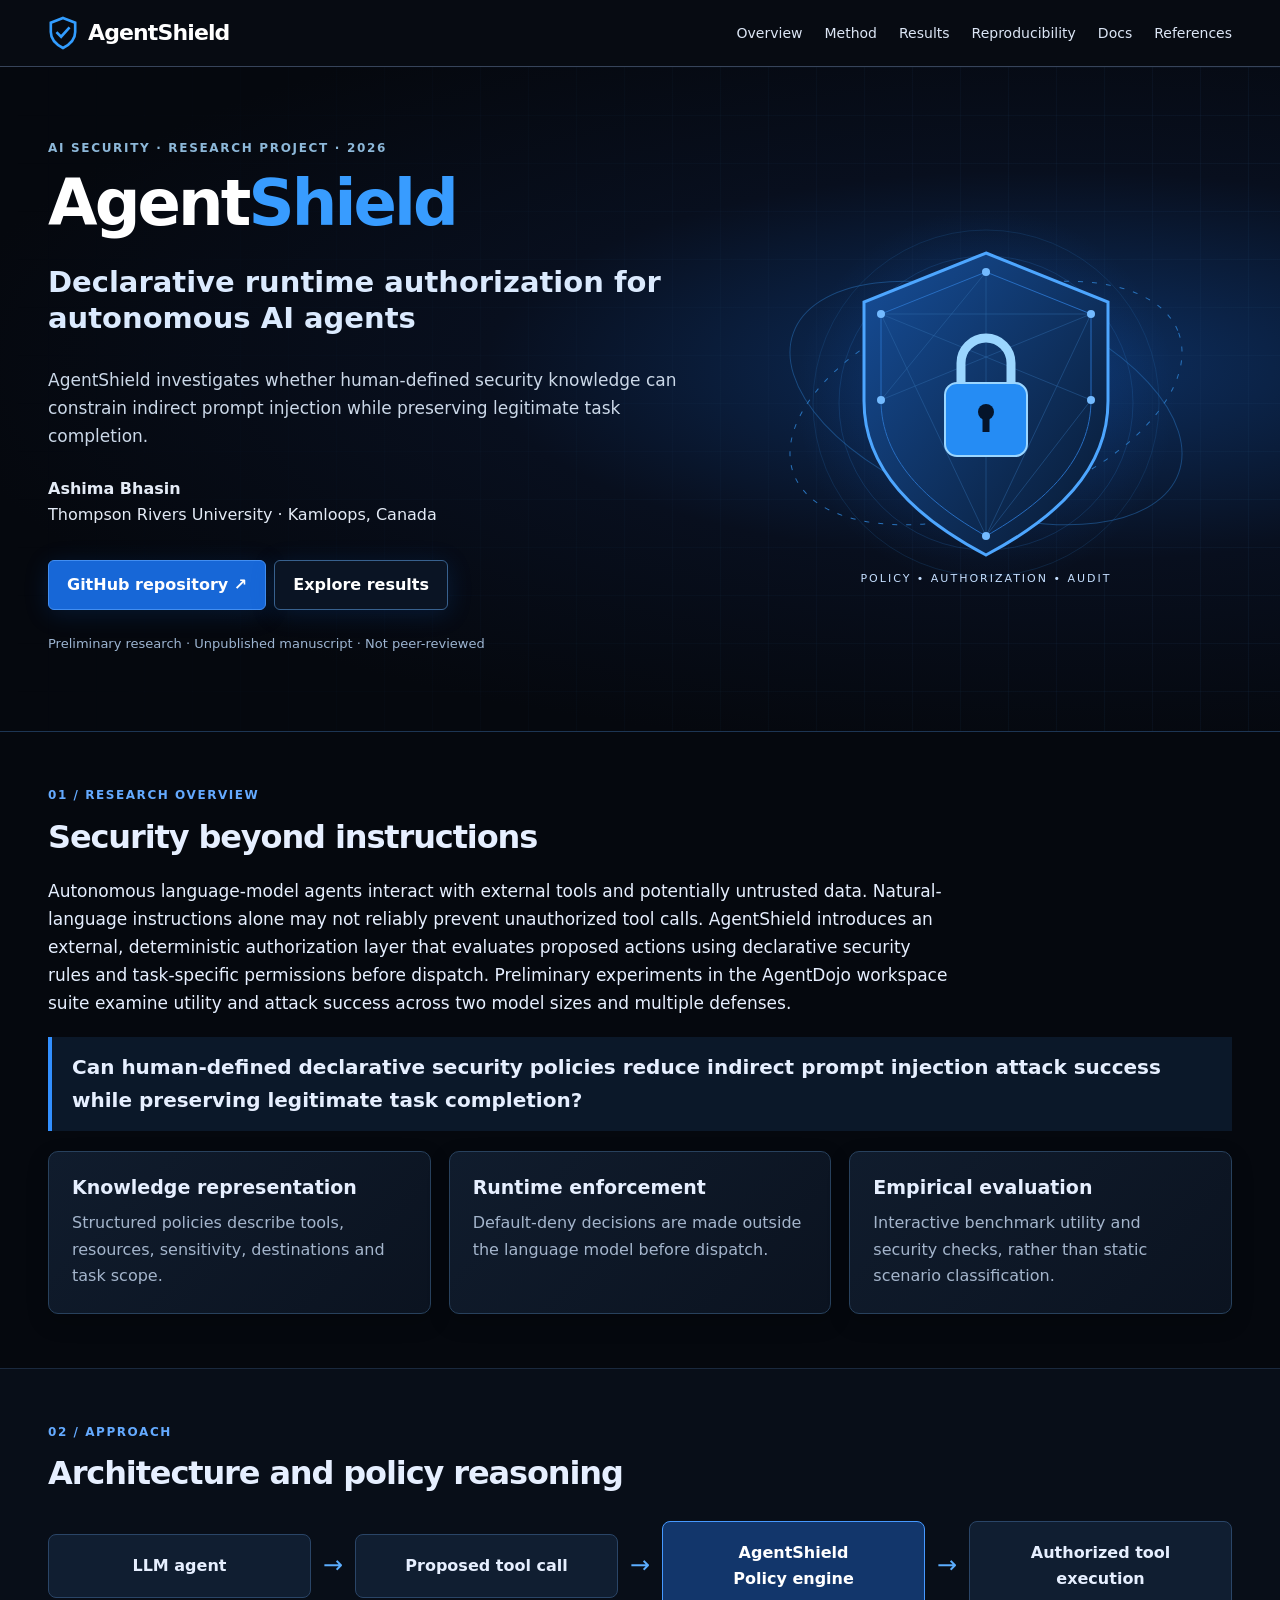
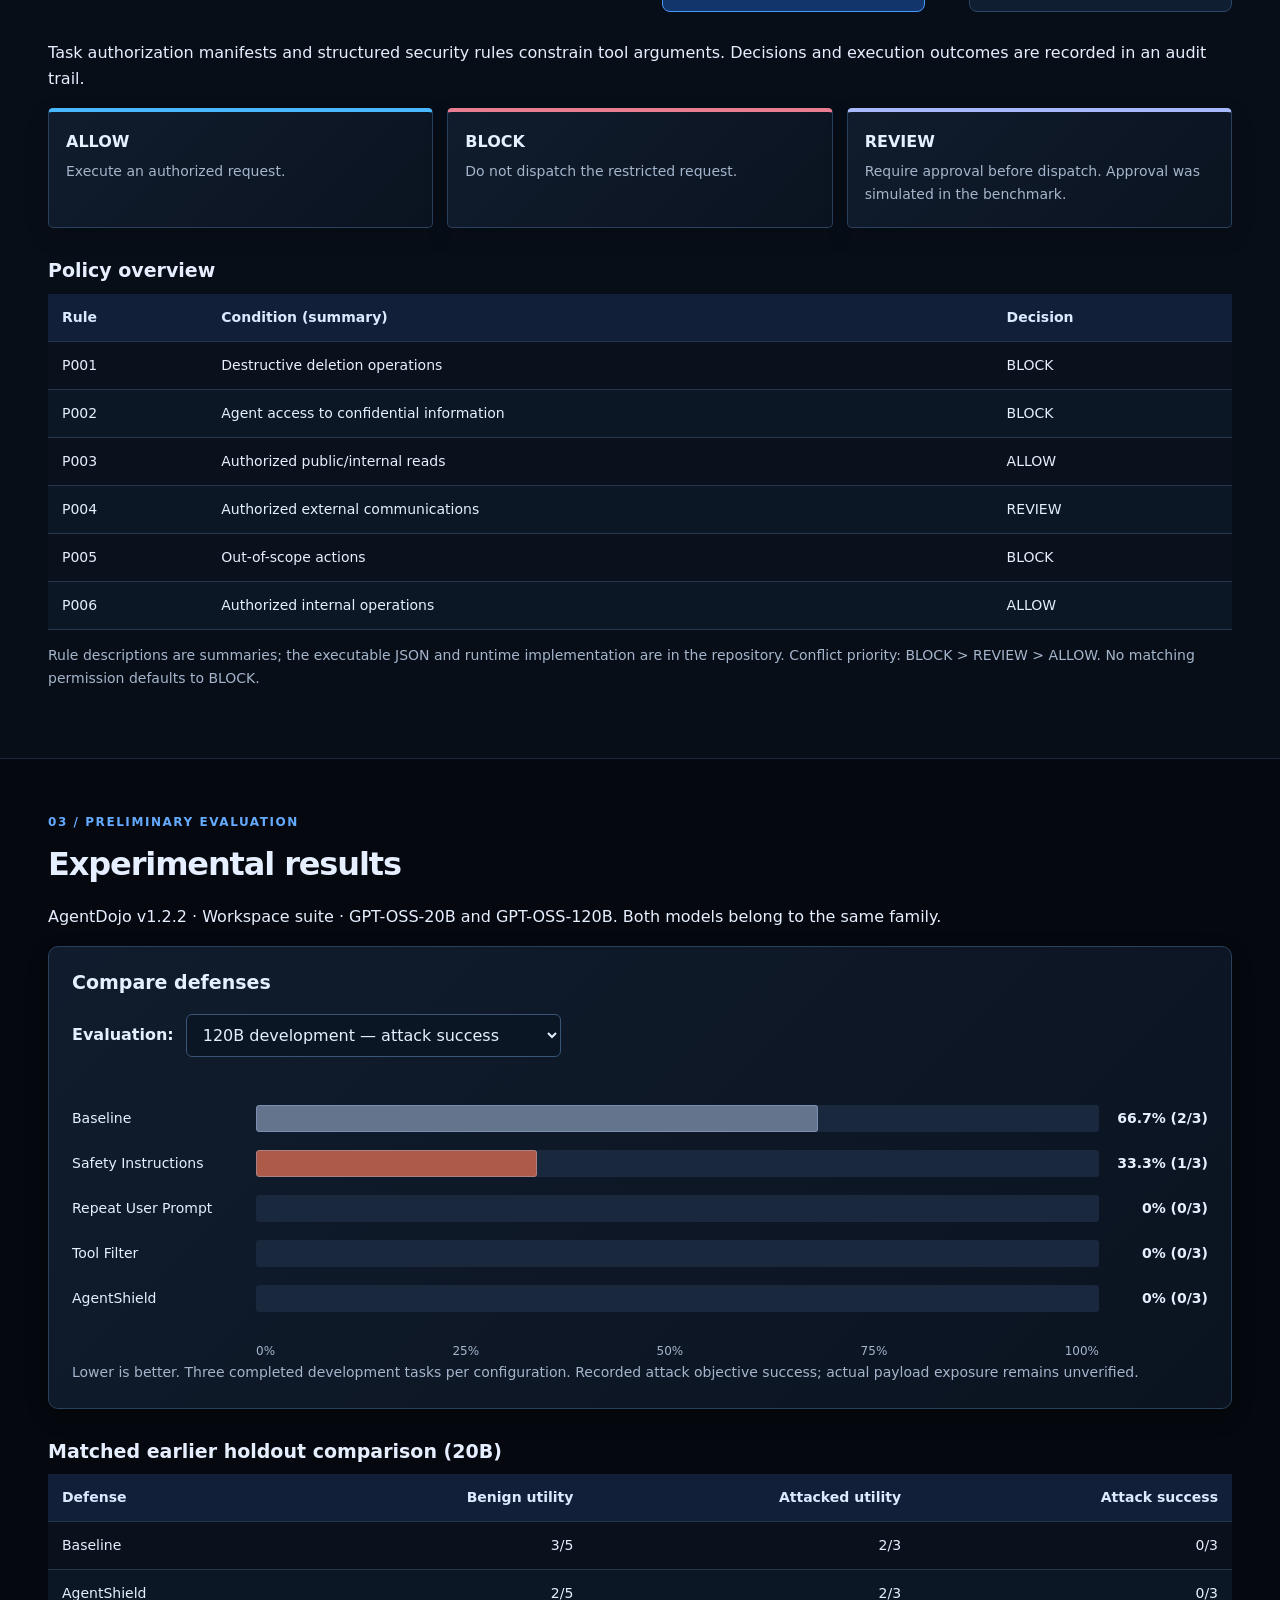
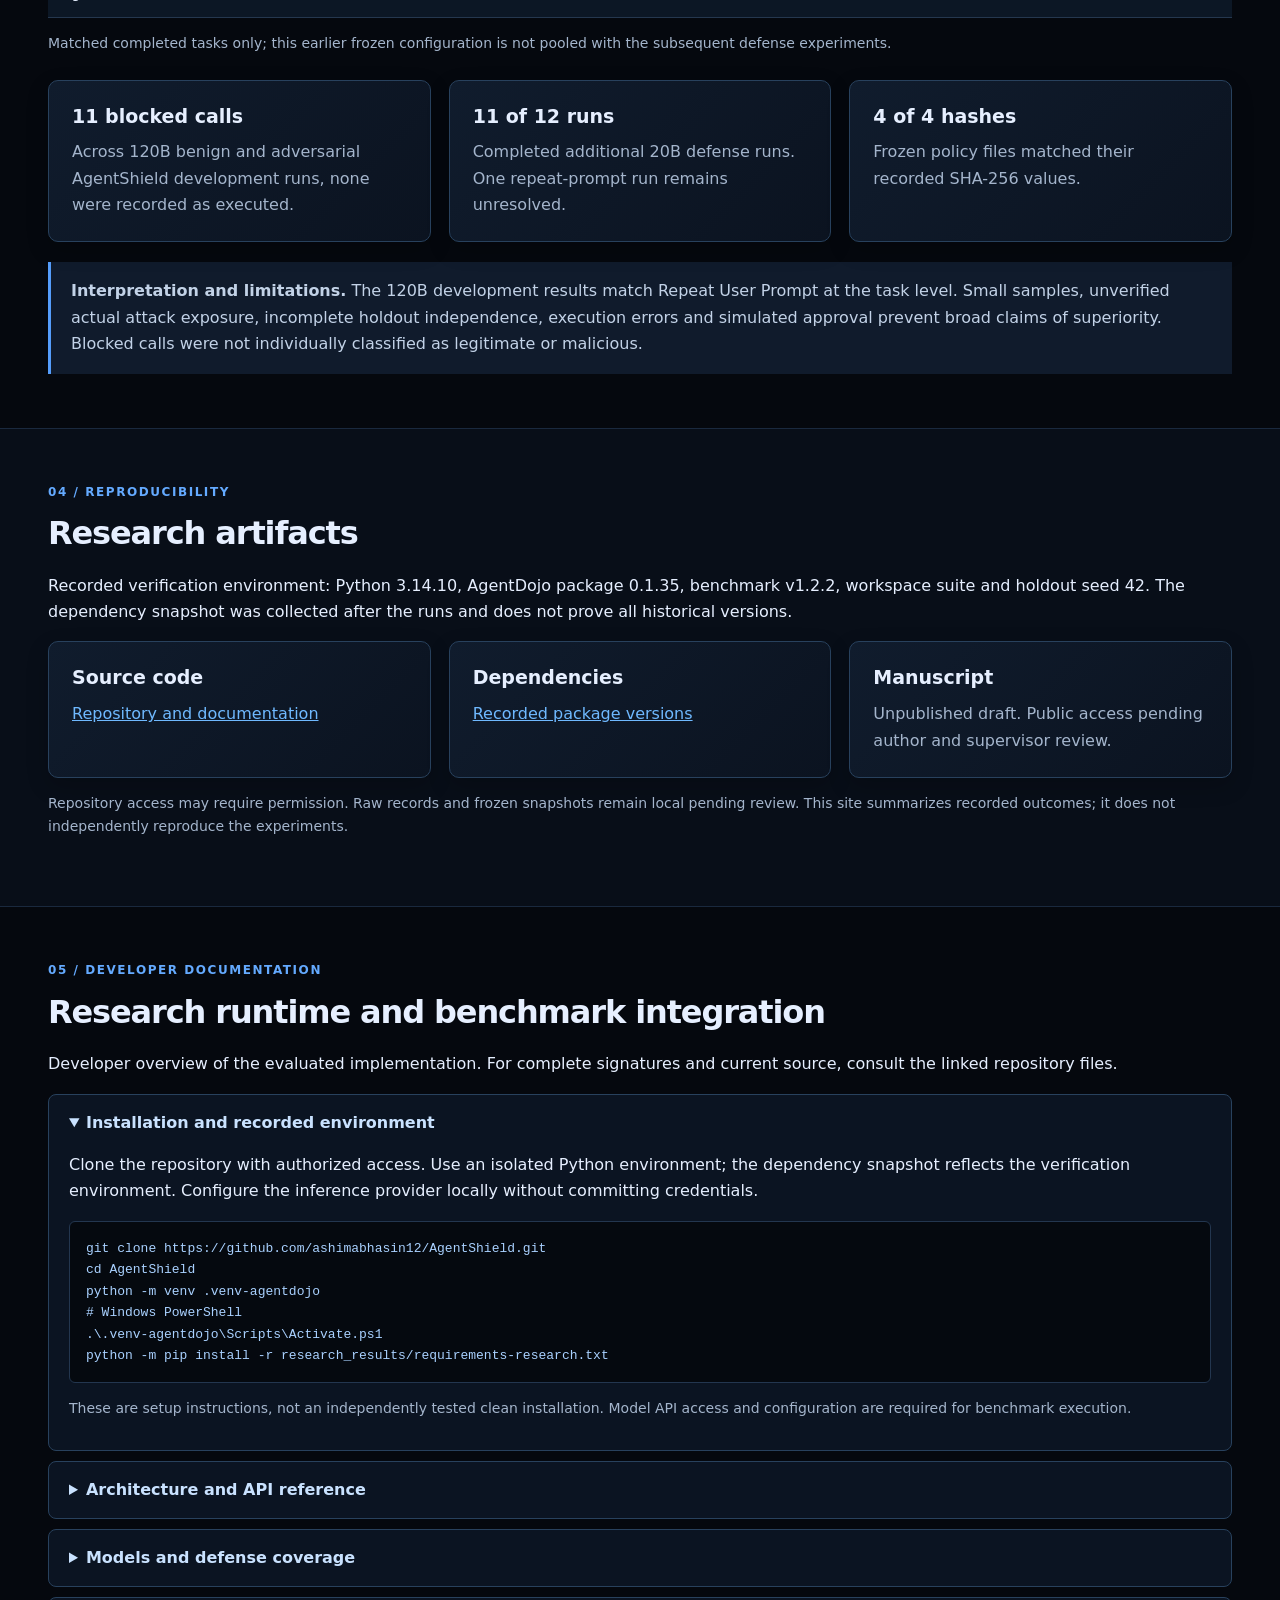
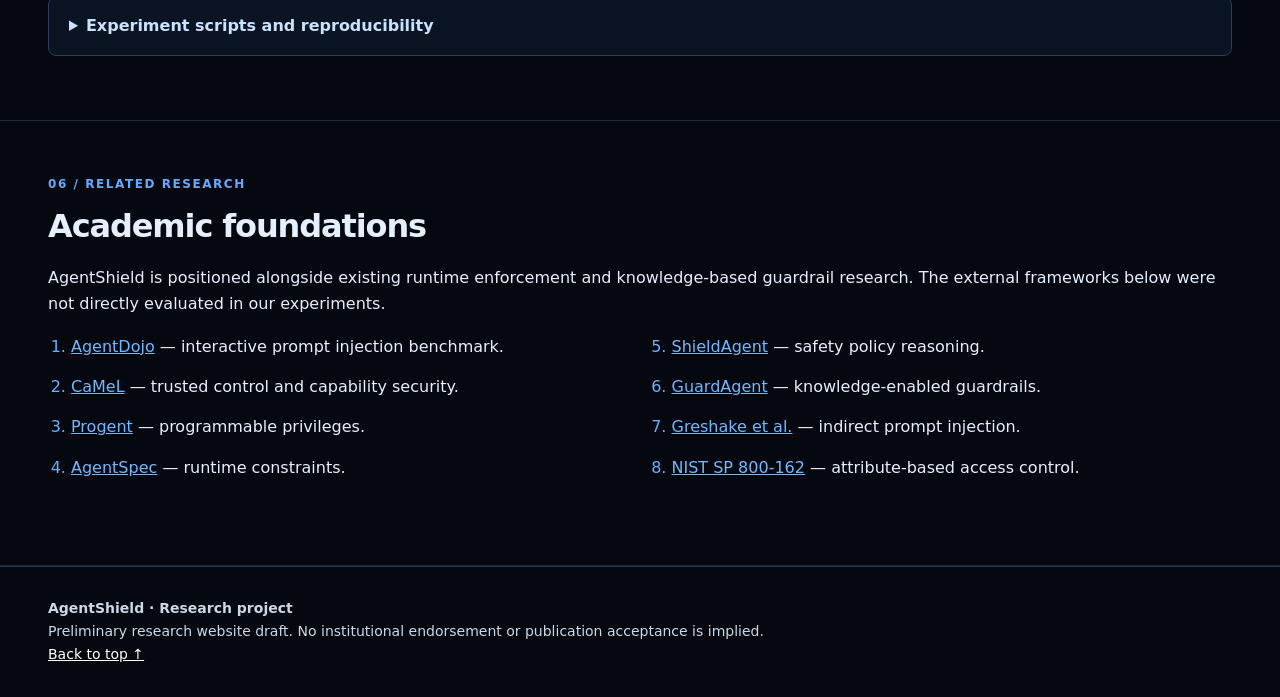
<file: docs/index.html>
<!doctype html><html lang="en"><head><meta charset="utf-8"><meta name="viewport" content="width=device-width, initial-scale=1"><meta name="description" content="AgentShield: research into declarative runtime authorization for autonomous AI agents."><title>AgentShield | Research Project</title><style>
:root{--navy:#101e35;--ink:#17263b;--muted:#56667b;--line:#dce3eb;--green:#00533e;--bg:#f3f6fa}*{box-sizing:border-box}html{scroll-behavior:smooth}body{margin:0;font:16px/1.65 system-ui,-apple-system,BlinkMacSystemFont,'Segoe UI',sans-serif;color:var(--ink);background:#fff}a{color:#184177}a:hover{text-decoration:underline}a:focus-visible,button:focus-visible,select:focus-visible{outline:3px solid #bb761f;outline-offset:3px}.wrap{max-width:1120px;margin:auto;padding:0 28px}nav{background:var(--navy);color:white;border-bottom:1px solid #37445a}nav .wrap{display:flex;align-items:center;justify-content:space-between;gap:20px;flex-wrap:wrap;padding-top:15px;padding-bottom:15px}.brand{font-weight:800;letter-spacing:-.04em;font-size:22px;color:white;text-decoration:none}.navlinks{display:flex;gap:22px;flex-wrap:wrap}.navlinks a{color:#dce6f5;text-decoration:none;font-size:14px}.hero{background:var(--navy);color:white;padding:72px 0 64px}.eyebrow{text-transform:uppercase;letter-spacing:.14em;font-size:12px;font-weight:750;color:#8db8d9}h1{font-size:clamp(36px,6vw,64px);line-height:1.08;letter-spacing:-.045em;max-width:1000px;margin:18px 0 24px}h2{font-size:32px;line-height:1.2;letter-spacing:-.035em;margin:0 0 20px}h3{font-size:19px;line-height:1.35;margin:0 0 10px}.lead{max-width:780px;color:#cbd8e8;font-size:19px}.author{color:#e4ebf6;margin:26px 0}.button{display:inline-block;border-radius:6px;background:#fff;color:var(--navy);padding:11px 18px;font-weight:700;text-decoration:none;margin:5px 8px 5px 0}.secondary{background:transparent;border:1px solid #718097;color:white}.status{font-size:13px;color:#b7c7db;margin-top:18px}.section{padding:54px 0;border-bottom:1px solid var(--line)}.tinted{background:var(--bg)}.kicker{color:#54657b;font-size:12px;letter-spacing:.13em;text-transform:uppercase;font-weight:700;margin-bottom:12px}.grid{display:grid;grid-template-columns:repeat(3,1fr);gap:18px}.panel{background:white;border:1px solid var(--line);border-radius:10px;padding:23px}.panel p{margin:0;color:var(--muted)}.abstract{max-width:900px;font-size:17px}.question{border-left:4px solid var(--green);padding:4px 0 4px 20px;font-size:20px;font-weight:600}.flow{display:flex;align-items:center;gap:12px;flex-wrap:wrap;margin:28px 0}.node{flex:1;min-width:130px;background:#edf2f8;border:1px solid #d7e0eb;padding:18px;border-radius:8px;text-align:center;font-weight:650}.node.core{background:var(--navy);color:white}.arrow{color:#66788d;font-size:24px}.decisions{display:grid;grid-template-columns:repeat(3,1fr);gap:14px}.decision{padding:17px;border:1px solid var(--line);border-top:4px solid var(--green);border-radius:5px}.decision:nth-child(2){border-top-color:#8b381f}.decision:nth-child(3){border-top-color:#184177}.decision p{font-size:14px;margin:4px 0}.scroll{overflow-x:auto}table{border-collapse:collapse;width:100%;font-size:14px;text-align:left}th,td{padding:12px 14px;border-bottom:1px solid var(--line);vertical-align:top}th{background:#edf2f8}td.num,th.num{text-align:right;font-variant-numeric:tabular-nums}.metric{display:flex;gap:12px;align-items:center;flex-wrap:wrap;margin:18px 0}label{font-weight:650}select{padding:10px 12px;border:1px solid #aab8c9;border-radius:6px;background:white;color:var(--ink);font:inherit;max-width:100%}.chart{padding:12px 0}.barrow{display:grid;grid-template-columns:170px 1fr 95px;gap:14px;align-items:center;margin:18px 0;font-size:14px}.track{height:27px;background:#e9eef4;border-radius:3px;overflow:hidden}.bar{height:100%;min-width:0;border-radius:3px;transition:width .2s}.value{text-align:right;font-weight:700;font-variant-numeric:tabular-nums}.axis{display:flex;justify-content:space-between;color:var(--muted);font-size:12px;margin:0 109px 0 184px}.note{font-size:14px;color:var(--muted)}.notice{padding:16px 20px;background:#f4f0e8;border-left:3px solid #8b591d;margin-top:20px}.references{columns:2;column-gap:40px;padding-left:23px}.references li{break-inside:avoid;margin:0 0 14px}footer{background:var(--navy);color:#cbd8e8;padding:30px 0;font-size:14px}footer a{color:white}@media(max-width:720px){.wrap{padding:0 18px}.hero{padding:46px 0}.grid,.decisions{grid-template-columns:1fr}.references{columns:1}.barrow{grid-template-columns:110px 1fr 70px;gap:8px;font-size:12px}.axis{margin:0 78px 0 118px}.flow{flex-direction:column;align-items:stretch}.arrow{text-align:center;transform:rotate(90deg)}.section{padding:38px 0}}@media(prefers-reduced-motion:reduce){*{scroll-behavior:auto!important;transition:none!important}}

:root{color-scheme:dark;--navy:#070c16;--ink:#e6efff;--muted:#a4b5cc;--line:#25374e;--green:#46bdfb;--bg:#090f1b}body{background:#05080e}a{color:#6fb9ff}nav{background:#070b12;position:sticky;top:0;z-index:10;backdrop-filter:blur(12px)}nav .wrap{max-width:1240px}.wrap{max-width:1240px}.brand{display:flex;align-items:center;gap:10px}.brand svg{width:30px;height:34px;color:#329dff}.navlinks a:hover{color:#59b4ff}.hero{background:radial-gradient(ellipse at 82% 45%,#0d3062 0%,#080f1e 38%,#05080e 75%);border-bottom:1px solid #1d3553;position:relative;overflow:hidden}.hero:before{content:'';position:absolute;inset:0;background-image:linear-gradient(#244c7520 1px,transparent 1px),linear-gradient(90deg,#244c7520 1px,transparent 1px);background-size:48px 48px;pointer-events:none;mask-image:linear-gradient(90deg,transparent,#000)}.hero .wrap{position:relative;display:grid;grid-template-columns:1.35fr 1fr;gap:30px;align-items:center}.hero h1{font-size:clamp(42px,5vw,70px);margin:12px 0;line-height:1}.hero h1 span{color:#389cff}.subtitle{font-size:clamp(20px,2.5vw,29px);line-height:1.25;font-weight:650;color:#dbeafe;max-width:640px}.lead{font-size:17px}.hero-art{max-width:460px;width:100%;justify-self:center}.button{background:#1767d7;color:#fff;border:1px solid #428ef1;box-shadow:0 4px 24px #0e60ce30}.button.secondary{background:#0a1424;border:1px solid #38618e}.button:hover{text-decoration:none;background:#1c77ed}.status{color:#9db5d2}.section{border-color:#1a293e}.tinted{background:#080e18}.kicker{color:#64aaff}.panel,.decision{background:linear-gradient(135deg,#101c2d,#0b1320);border-color:#28415d;box-shadow:0 8px 22px #0003}.node{background:#101e31;border-color:#2a4567}.node.core{background:#12366b;border-color:#4699ff}.arrow{color:#5caeff}.decision{border-top-color:#49b8ff}.decision:nth-child(2){border-top-color:#e97d91}.decision:nth-child(3){border-top-color:#a8baff}.decision p{color:#a4b5cc}th{background:#112038;color:#dbeafe}td{background:#0a111c}tr:nth-child(even) td{background:#0c1725}.question{border-color:#328fff;background:#0b1829;padding:14px 20px}.notice{background:#101b2c;border-left-color:#559dfb;color:#c2d2e7}.track{background:#19283d}.bar{border:1px solid #a9c8fa55}.bar[style*="width: 0%"]{border:0}select{background:#0b1625;color:#e6efff;border-color:#395577}.references li::marker{color:#69afff}footer{background:#05080e;border-top:1px solid #25374e}.docs details{border:1px solid #28415d;border-radius:8px;padding:15px 20px;margin:10px 0;background:#0b1422}.docs summary{cursor:pointer;font-weight:650;color:#c9e2ff}.docs pre{white-space:pre-wrap;overflow-wrap:anywhere;background:#05090f;border:1px solid #23364f;padding:16px;border-radius:6px;color:#a9d1ff;font-size:13px}.docs code{font-size:.9em;color:#a9d1ff}.hero-art .orbit{stroke-dasharray:5 9;animation:orbit 30s linear infinite}@keyframes orbit{to{stroke-dashoffset:140}}@media(max-width:720px){.hero .wrap{grid-template-columns:1fr}.hero-art{max-width:260px}.hero{padding-top:35px}nav{position:static}.navlinks{gap:12px}.hero .status{font-size:12px}}@media(prefers-reduced-motion:reduce){.hero-art .orbit{animation:none}}
</style></head><body><nav><div class="wrap"><a class="brand" href="#top"><svg viewBox="0 0 32 36" fill="none" aria-hidden="true"><path d="M16 2 29 7v10c0 7-5 13-13 17C8 30 3 24 3 17V7z" stroke="currentColor" stroke-width="2.8"/><path d="m9 17 5 5 9-10" stroke="currentColor" stroke-width="2.8"/></svg>AgentShield</a><div class="navlinks"><a href="#abstract">Overview</a><a href="#method">Method</a><a href="#results">Results</a><a href="#reproduce">Reproducibility</a><a href="#docs">Docs</a><a href="#references">References</a></div></div></nav><header class="hero" id="top"><div class="wrap"><div><div class="eyebrow">AI security · Research project · 2026</div><h1>Agent<span>Shield</span></h1><p class="subtitle">Declarative runtime authorization for autonomous AI agents</p><p class="lead">AgentShield investigates whether human-defined security knowledge can constrain indirect prompt injection while preserving legitimate task completion.</p><p class="author"><strong>Ashima Bhasin</strong><br>Thompson Rivers University · Kamloops, Canada</p><a class="button" href="https://github.com/ashimabhasin12/AgentShield">GitHub repository ↗</a><a class="button secondary" href="#results">Explore results</a><p class="status">Preliminary research · Unpublished manuscript · Not peer-reviewed</p></div><svg class="hero-art" viewBox="0 0 460 390" role="img" aria-label="Decorative shield representing runtime security"><defs><linearGradient id="shieldFill" x1="0" y1="0" x2="1" y2="1"><stop stop-color="#164e99"/><stop offset="1" stop-color="#08182f"/></linearGradient><radialGradient id="halo"><stop stop-color="#1677ff" stop-opacity=".22"/><stop offset="1" stop-color="#1677ff" stop-opacity="0"/></radialGradient></defs><circle cx="230" cy="190" r="190" fill="url(#halo)"/><g fill="none" stroke="#2872bb"><ellipse cx="230" cy="195" rx="205" ry="106" transform="rotate(-20 230 195)" class="orbit"/><ellipse cx="230" cy="195" rx="205" ry="106" transform="rotate(20 230 195)" opacity=".5"/><circle cx="230" cy="195" r="147" opacity=".25"/><circle cx="230" cy="195" r="173" opacity=".2"/></g><path d="M230 45 352 94v99c0 69-52 117-122 154-70-37-122-85-122-154V94z" fill="url(#shieldFill)" stroke="#4da6ff" stroke-width="3"/><path d="M230 64 335 106v86c0 59-45 102-105 136-60-34-105-77-105-136v-86z" fill="none" stroke="#276dc1"/><g stroke="#2f6baa" opacity=".45" fill="none"><path d="m125 106 210 86-105 136-105-222 210 0-105 222V64l-105 128 210-86"/></g><g fill="#73baff"><circle cx="125" cy="106" r="4"/><circle cx="335" cy="106" r="4"/><circle cx="125" cy="192" r="4"/><circle cx="335" cy="192" r="4"/><circle cx="230" cy="64" r="4"/><circle cx="230" cy="328" r="4"/></g><rect x="189" y="175" width="82" height="73" rx="12" fill="#258cf4" stroke="#9bd6ff" stroke-width="2"/><path d="M205 175v-20a25 25 0 0 1 50 0v20" fill="none" stroke="#9bd6ff" stroke-width="9"/><circle cx="230" cy="204" r="8" fill="#05142a"/><path d="M230 211v13" stroke="#05142a" stroke-width="7"/><g fill="#c5dfff" font-size="11" font-family="system-ui" letter-spacing="2"><text x="230" y="374" text-anchor="middle">POLICY • AUTHORIZATION • AUDIT</text></g></svg></div></header>
<main><section class="section" id="abstract"><div class="wrap"><div class="kicker">01 / Research overview</div><h2>Security beyond instructions</h2><p class="abstract">Autonomous language-model agents interact with external tools and potentially untrusted data. Natural-language instructions alone may not reliably prevent unauthorized tool calls. AgentShield introduces an external, deterministic authorization layer that evaluates proposed actions using declarative security rules and task-specific permissions before dispatch. Preliminary experiments in the AgentDojo workspace suite examine utility and attack success across two model sizes and multiple defenses.</p><p class="question">Can human-defined declarative security policies reduce indirect prompt injection attack success while preserving legitimate task completion?</p><div class="grid"><article class="panel"><h3>Knowledge representation</h3><p>Structured policies describe tools, resources, sensitivity, destinations and task scope.</p></article><article class="panel"><h3>Runtime enforcement</h3><p>Default-deny decisions are made outside the language model before dispatch.</p></article><article class="panel"><h3>Empirical evaluation</h3><p>Interactive benchmark utility and security checks, rather than static scenario classification.</p></article></div></div></section>
<section class="section tinted" id="method"><div class="wrap"><div class="kicker">02 / Approach</div><h2>Architecture and policy reasoning</h2><div class="flow" aria-label="Agent proposes tool call, policy engine evaluates, authorized calls reach tool environment"><div class="node">LLM agent</div><div class="arrow" aria-hidden="true">→</div><div class="node">Proposed tool call</div><div class="arrow" aria-hidden="true">→</div><div class="node core">AgentShield<br>Policy engine</div><div class="arrow" aria-hidden="true">→</div><div class="node">Authorized tool execution</div></div><p>Task authorization manifests and structured security rules constrain tool arguments. Decisions and execution outcomes are recorded in an audit trail.</p><div class="decisions"><div class="decision"><strong>ALLOW</strong><p>Execute an authorized request.</p></div><div class="decision"><strong>BLOCK</strong><p>Do not dispatch the restricted request.</p></div><div class="decision"><strong>REVIEW</strong><p>Require approval before dispatch. Approval was simulated in the benchmark.</p></div></div><h3 style="margin-top:30px">Policy overview</h3><div class="scroll"><table><thead><tr><th>Rule</th><th>Condition (summary)</th><th>Decision</th></tr></thead><tbody><tr><td>P001</td><td>Destructive deletion operations</td><td>BLOCK</td></tr><tr><td>P002</td><td>Agent access to confidential information</td><td>BLOCK</td></tr><tr><td>P003</td><td>Authorized public/internal reads</td><td>ALLOW</td></tr><tr><td>P004</td><td>Authorized external communications</td><td>REVIEW</td></tr><tr><td>P005</td><td>Out-of-scope actions</td><td>BLOCK</td></tr><tr><td>P006</td><td>Authorized internal operations</td><td>ALLOW</td></tr></tbody></table></div><p class="note">Rule descriptions are summaries; the executable JSON and runtime implementation are in the repository. Conflict priority: BLOCK &gt; REVIEW &gt; ALLOW. No matching permission defaults to BLOCK.</p></div></section>
<section class="section" id="results"><div class="wrap"><div class="kicker">03 / Preliminary evaluation</div><h2>Experimental results</h2><p>AgentDojo v1.2.2 · Workspace suite · GPT-OSS-20B and GPT-OSS-120B. Both models belong to the same family.</p><div class="panel"><h3>Compare defenses</h3><div class="metric"><label for="metric">Evaluation:</label><select id="metric"><option value="attack120">120B development — attack success</option><option value="utility120">120B development — attacked utility</option><option value="benign120">120B development — benign utility</option><option value="benign20">20B development — benign utility</option><option value="holdoutAttack">20B additional holdout — attack success</option><option value="holdoutUtility">20B additional holdout — attacked utility</option></select></div><div id="chart" class="chart" aria-live="polite"></div><div class="axis" aria-hidden="true"><span>0%</span><span>25%</span><span>50%</span><span>75%</span><span>100%</span></div><p id="chartnote" class="note"></p><noscript><p>GPT-OSS-120B attack success: baseline 2/3, safety instructions 1/3, repeat prompt 0/3, tool filter 0/3, AgentShield 0/3.</p></noscript></div><h3 style="margin-top:30px">Matched earlier holdout comparison (20B)</h3><div class="scroll"><table><thead><tr><th>Defense</th><th class="num">Benign utility</th><th class="num">Attacked utility</th><th class="num">Attack success</th></tr></thead><tbody><tr><td>Baseline</td><td class="num">3/5</td><td class="num">2/3</td><td class="num">0/3</td></tr><tr><td>AgentShield</td><td class="num">2/5</td><td class="num">2/3</td><td class="num">0/3</td></tr></tbody></table></div><p class="note">Matched completed tasks only; this earlier frozen configuration is not pooled with the subsequent defense experiments.</p><div class="grid" style="margin-top:24px"><div class="panel"><h3>11 blocked calls</h3><p>Across 120B benign and adversarial AgentShield development runs, none were recorded as executed.</p></div><div class="panel"><h3>11 of 12 runs</h3><p>Completed additional 20B defense runs. One repeat-prompt run remains unresolved.</p></div><div class="panel"><h3>4 of 4 hashes</h3><p>Frozen policy files matched their recorded SHA-256 values.</p></div></div><div class="notice"><strong>Interpretation and limitations.</strong> The 120B development results match Repeat User Prompt at the task level. Small samples, unverified actual attack exposure, incomplete holdout independence, execution errors and simulated approval prevent broad claims of superiority. Blocked calls were not individually classified as legitimate or malicious.</div></div></section>
<section class="section tinted" id="reproduce"><div class="wrap"><div class="kicker">04 / Reproducibility</div><h2>Research artifacts</h2><p>Recorded verification environment: Python 3.14.10, AgentDojo package 0.1.35, benchmark v1.2.2, workspace suite and holdout seed 42. The dependency snapshot was collected after the runs and does not prove all historical versions.</p><div class="grid"><div class="panel"><h3>Source code</h3><p><a href="https://github.com/ashimabhasin12/AgentShield">Repository and documentation</a></p></div><div class="panel"><h3>Dependencies</h3><p><a href="https://github.com/ashimabhasin12/AgentShield/blob/main/research_results/requirements-research.txt">Recorded package versions</a></p></div><div class="panel"><h3>Manuscript</h3><p>Unpublished draft. Public access pending author and supervisor review.</p></div></div><p class="note">Repository access may require permission. Raw records and frozen snapshots remain local pending review. This site summarizes recorded outcomes; it does not independently reproduce the experiments.</p></div></section>
<section class="section docs" id="docs"><div class="wrap"><div class="kicker">05 / Developer documentation</div><h2>Research runtime and benchmark integration</h2><p>Developer overview of the evaluated implementation. For complete signatures and current source, consult the linked repository files.</p><details open><summary>Installation and recorded environment</summary><p>Clone the repository with authorized access. Use an isolated Python environment; the dependency snapshot reflects the verification environment. Configure the inference provider locally without committing credentials.</p><pre>git clone https://github.com/ashimabhasin12/AgentShield.git
cd AgentShield
python -m venv .venv-agentdojo
# Windows PowerShell
.\.venv-agentdojo\Scripts\Activate.ps1
python -m pip install -r research_results/requirements-research.txt</pre><p class="note">These are setup instructions, not an independently tested clean installation. Model API access and configuration are required for benchmark execution.</p></details><details><summary>Architecture and API reference</summary><div class="scroll"><table><thead><tr><th>Module</th><th>Responsibility</th></tr></thead><tbody><tr><td><a href="https://github.com/ashimabhasin12/AgentShield/blob/main/research_secure_runtime.py">research_secure_runtime.py</a></td><td>SecureResearchRuntime, a FunctionsRuntime-based authorization boundary before tool dispatch.</td></tr><tr><td><a href="https://github.com/ashimabhasin12/AgentShield/blob/main/task_permission_engine.py">task_permission_engine.py</a></td><td>Task and role-scoped authorization and canonical argument matching.</td></tr><tr><td><a href="https://github.com/ashimabhasin12/AgentShield/blob/main/research_policy_engine.py">research_policy_engine.py</a></td><td>Declarative rule evaluation and decision precedence.</td></tr><tr><td><a href="https://github.com/ashimabhasin12/AgentShield/blob/main/research_policies.json">research_policies.json</a></td><td>Security rule definitions.</td></tr></tbody></table></div><p>AgentDojo's <a href="https://agentdojo.spylab.ai/">developer documentation</a> describes AgentPipeline, FunctionsRuntime, ToolsExecutor and ToolsExecutionLoop. AgentShield constrains runtime dispatch rather than replacing the benchmark.</p></details><details><summary>Models and defense coverage</summary><p>Formal evaluation: GPT-OSS-20B and GPT-OSS-120B. Tested built-in defenses: tool_filter and repeat_user_prompt. Not evaluated: transformers_pi_detector and spotlighting_with_delimiting. Other models are not claimed as experimentally validated.</p></details><details><summary>Experiment scripts and reproducibility</summary><pre>experiments/second_model_benign.py
experiments/second_model_attack.py
experiments/resume_defense_attacks.py</pre><p>Review script settings and API costs before execution. Existing results were audited without rerunning experiments. Raw logs remain private pending review.</p></details></div></section><section class="section" id="references"><div class="wrap"><div class="kicker">06 / Related research</div><h2>Academic foundations</h2><p>AgentShield is positioned alongside existing runtime enforcement and knowledge-based guardrail research. The external frameworks below were not directly evaluated in our experiments.</p><ol class="references"><li><a href="https://arxiv.org/abs/2406.13352">AgentDojo</a> — interactive prompt injection benchmark.</li><li><a href="https://arxiv.org/abs/2503.18813">CaMeL</a> — trusted control and capability security.</li><li><a href="https://arxiv.org/abs/2504.11703">Progent</a> — programmable privileges.</li><li><a href="https://arxiv.org/abs/2503.18666">AgentSpec</a> — runtime constraints.</li><li><a href="https://proceedings.mlr.press/v267/chen25ae.html">ShieldAgent</a> — safety policy reasoning.</li><li><a href="https://arxiv.org/abs/2406.09187">GuardAgent</a> — knowledge-enabled guardrails.</li><li><a href="https://arxiv.org/abs/2302.12173">Greshake et al.</a> — indirect prompt injection.</li><li><a href="https://doi.org/10.6028/NIST.SP.800-162">NIST SP 800-162</a> — attribute-based access control.</li></ol></div></section></main><footer><div class="wrap"><strong>AgentShield · Research project</strong><br>Preliminary research website draft. No institutional endorsement or publication acceptance is implied.<br><a href="#top">Back to top ↑</a></div></footer>
<script>
const names=['Baseline','Safety Instructions','Repeat User Prompt','Tool Filter','AgentShield'];const colors=['#65748d','#ae5a48','#3975c9','#8059ae','#087fca'];const data={attack120:{v:[[2,3],[1,3],[0,3],[0,3],[0,3]],note:'Lower is better. Three completed development tasks per configuration. Recorded attack objective success; actual payload exposure remains unverified.'},utility120:{v:[[1,3],[2,3],[3,3],[0,3],[3,3]],note:'Higher is better. Three completed development tasks per configuration.'},benign120:{v:[[3,3],[3,3],[3,3],[0,3],[3,3]],note:'Higher is better. Three completed development tasks per configuration.'},benign20:{v:[[3,3],[3,3],[3,3],[0,3],[2,3]],note:'Higher is better. Three completed development tasks per configuration.'},holdoutAttack:{v:[null,null,[1,5],[0,6],null],note:'Lower is better. Additional defense evaluation only; missing configurations are not zeros. One Repeat User Prompt task unresolved.'},holdoutUtility:{v:[null,null,[2,5],[0,6],null],note:'Higher is better. Additional defense evaluation only; missing configurations are not zeros. One Repeat User Prompt task unresolved.'}};function draw(){const d=data[document.getElementById('metric').value];const chart=document.getElementById('chart');chart.replaceChildren();d.v.forEach((v,i)=>{if(!v)return;const pct=v[0]/v[1]*100;const row=document.createElement('div');row.className='barrow';const name=document.createElement('span');name.textContent=names[i];const track=document.createElement('div');track.className='track';track.setAttribute('aria-hidden','true');const bar=document.createElement('div');bar.className='bar';bar.style.width=pct+'%';bar.style.background=colors[i];track.append(bar);const val=document.createElement('span');val.className='value';val.textContent=Number(pct.toFixed(1))+'% ('+v.join('/')+')';row.append(name,track,val);chart.append(row)});document.getElementById('chartnote').textContent=d.note}document.getElementById('metric').addEventListener('change',draw);draw();
</script></body></html>
</file>
